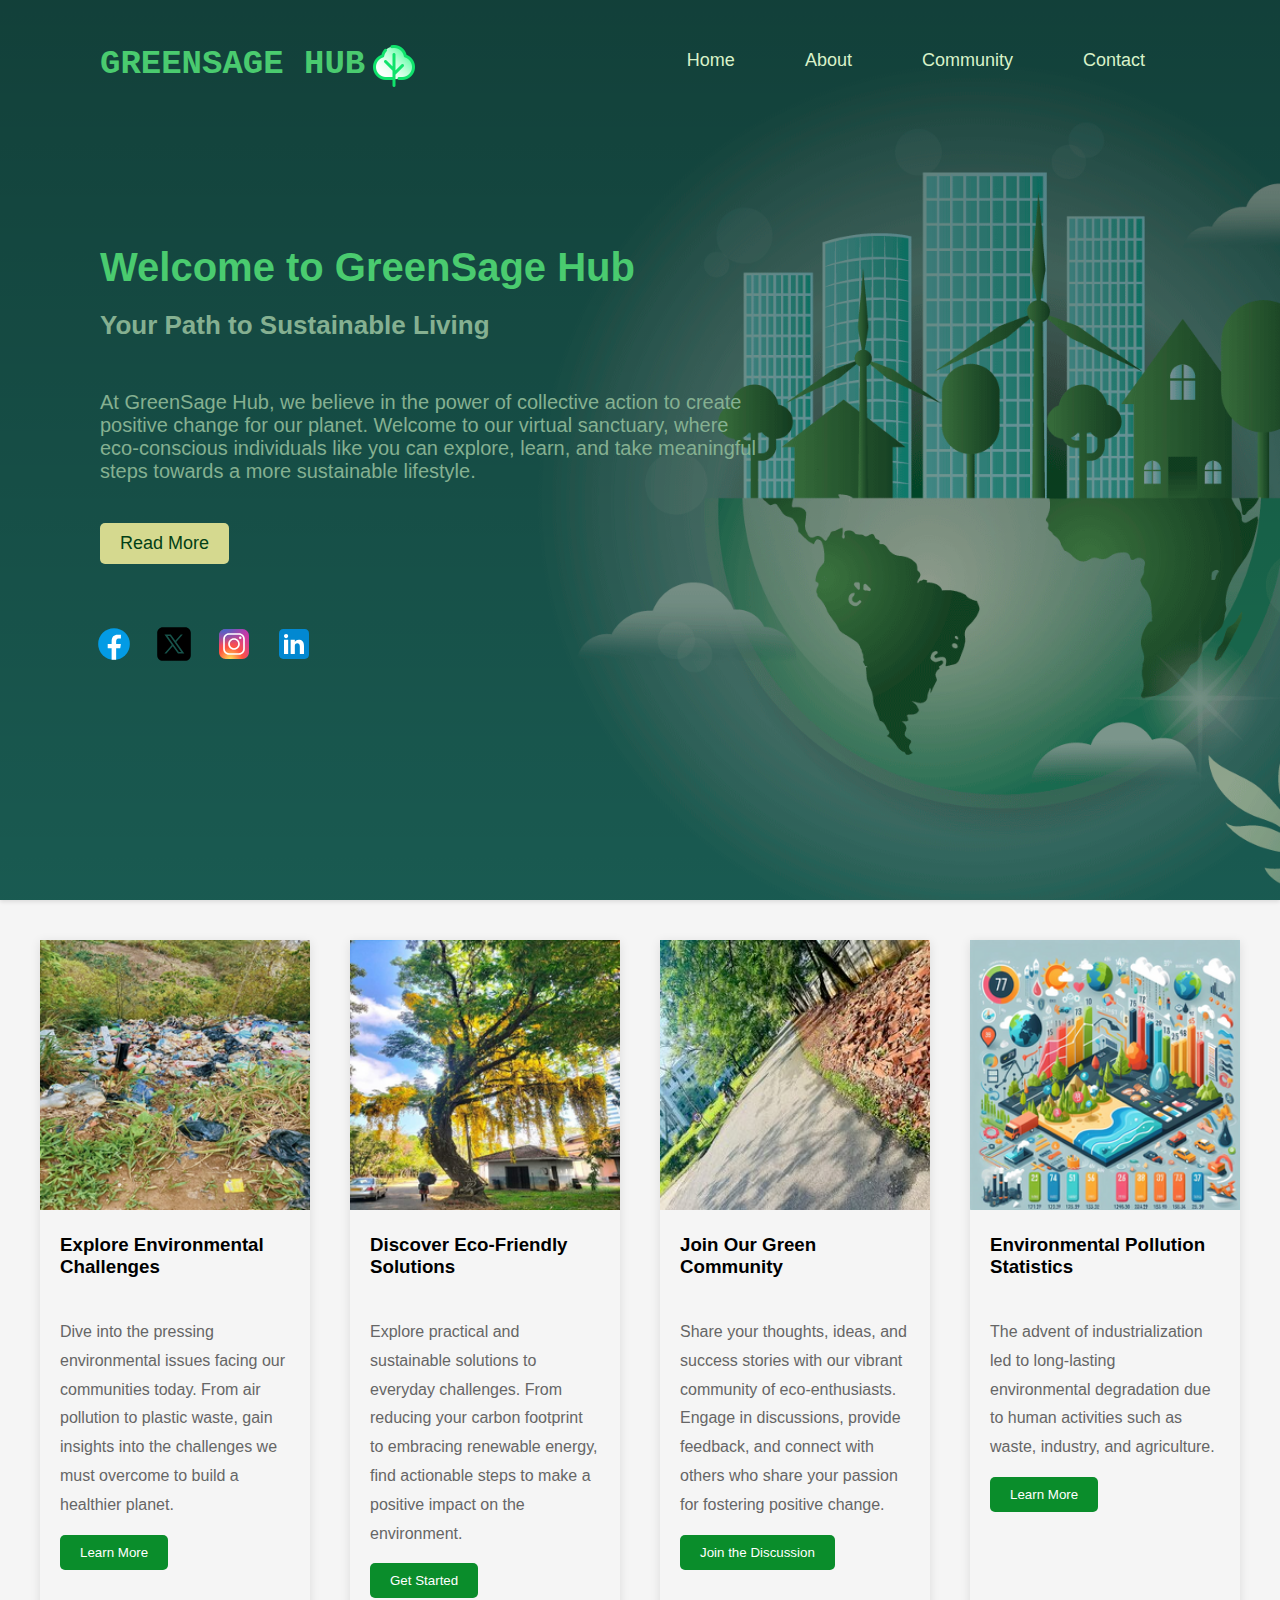
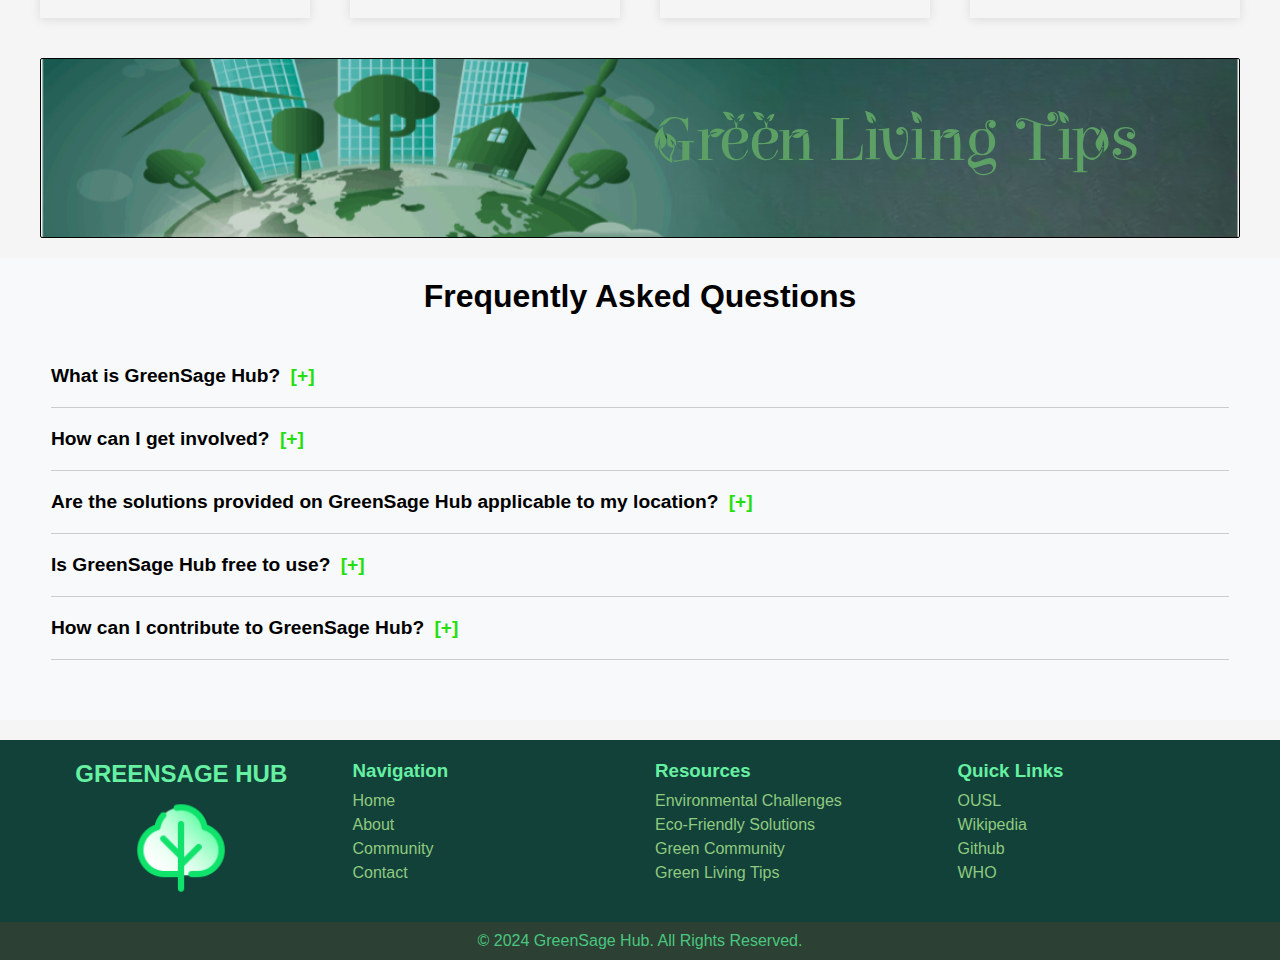
<file: index.html>
<!DOCTYPE html>
<html lang="en">
<head>
    <meta charset="UTF-8">
    <meta name="viewport" content="width=device-width, initial-scale=1.0">
    <link rel="stylesheet" href="./assets/css/main.css">
    <link rel="stylesheet" href="./assets/css/home.css">
    <title>GreenSage Hub</title>
</head>
<body>
    <header>
        <div class="nav">
            <div class="logo">
                <h1>GreenSage Hub</h1>
                <div class="logoimg">
                    <img src="./assets/images/logo.png" alt="logo">
                </div>
            </div>
            <nav>
                <ul>
                    <li><a href="index.html">Home</a></li>
                    <li><a href="about.html">About</a></li>
                    <li><a href="community.html">Community</a></li>
                    <li><a href="contact.html">Contact</a></li>
                </ul>
            </nav>
        </div>
        
        <div class="hero">
            <h1>Welcome to GreenSage Hub</h1>
            <h2>Your Path to Sustainable Living</h2>
            <p>At GreenSage Hub, we believe in the power of collective action to create positive change for our planet. Welcome to our virtual sanctuary, where eco-conscious individuals like you can explore, learn, and take meaningful steps towards a more sustainable lifestyle.</p>
            <button id="readMore">Read More</button>
        </div>
        <div class="social">
            <ul>
                <li><a href="#"><img src="./assets/images/icons/icons8-facebook.svg" alt="facebook"></a></li>
                <li><a href="#"><img src="./assets/images/icons/icons8-twitterx.svg" alt="twitter"></a></li>
                <li><a href="#"><img src="./assets/images/icons/icons8-instagram.svg" alt="instagram"></a></li>
                <li><a href="#"><img src="./assets/images/icons/icons8-linkedin.svg" alt="linkedin"></a></li>
            </ul>
        </div>

    </header>
    <section id="info">
        <div class="container">
            <div class="card">
                <div class="cardimg">
                    <img src="./assets/images/challenges.png" alt="card">
                </div>
                <div class="cardcontent">
                    <h3>Explore Environmental Challenges</h3>
                    <p>Dive into the pressing environmental issues facing our communities today. From air pollution to plastic waste, gain insights into the challenges we must overcome to build a healthier planet.</p>
                    <button onclick="location.href='./challenges.html'">Learn More</button>
                </div>
            </div>
            <div class="card">
                <div class="cardimg">
                    <img src="./assets/images/Eco-Friendly Solutions.png" alt="card">
                </div>
                <div class="cardcontent">
                    <h3>Discover Eco-Friendly Solutions</h3>
                    <p>Explore practical and sustainable solutions to everyday challenges. From reducing your carbon footprint to embracing renewable energy, find actionable steps to make a positive impact on the environment.</p>
                    <button onclick="location.href='./solutions.html'">Get Started</button>
                </div>
            </div>
            <div class="card">
                <div class="cardimg">
                    <img src="./assets/images/community.png" alt="card">
                </div>
                <div class="cardcontent">
                    <h3>Join Our Green Community</h3>
                    <p>Share your thoughts, ideas, and success stories with our vibrant community of eco-enthusiasts. Engage in discussions, provide feedback, and connect with others who share your passion for fostering positive change.</p>
                    <button onclick="location.href='./community.html'">Join the Discussion</button>
                </div>
            </div>
            <div class="card">
                <div class="cardimg">
                    <img src="./assets/images/statistics.png" alt="card">
                </div>
                <div class="cardcontent">
                    <h3>Environmental Pollution Statistics</h3>
                    <p>The advent of industrialization led to long-lasting environmental degradation due to human activities such as waste, industry, and agriculture.</p>
                    <button onclick="window.open('https://www.statista.com/topics/4739/environmental-pollution/#editorsPicks', '_blank')">Learn More</button>
                </div>
            </div>
        </div>
    </section>
    <section>
        <div onclick="window.open('https://www.greenlivingtips.com', '_blank')" class="tips">
            <h2>Green Living Tips</h2>
        </div>
    </section>

    
    <!-- FAQ section -->

    <section class="faq">
        <div class="faqcontainer">
            <h2>Frequently Asked Questions</h2>
            <div class="faq-item">
                <h3>What is GreenSage Hub? <span class="icon">[+]</span></h3>
                <p>GreenSage Hub is an interactive platform dedicated to educating users on eco-friendly practices and promoting sustainable living. We offer a range of resources, from educational content to practical tips, to help individuals reduce their environmental footprint and contribute to a healthier planet.</p>
            </div>
            <div class="faq-item">
                <h3>How can I get involved? <span class="icon">[+]</span></h3>
                <p>There are several ways to get involved with GreenSage Hub. You can explore our resources, participate in community events, share your feedback and ideas, and connect with like-minded individuals in our online community. Together, we can make a positive impact on the environment.</p>
            </div>
            <div class="faq-item">
                <h3>Are the solutions provided on GreenSage Hub applicable to my location? <span class="icon">[+]</span></h3>
                <p>While some solutions may be more applicable to certain regions than others, many of the practices promoted on GreenSage Hub are universally beneficial for reducing environmental impact. We strive to provide a diverse range of solutions that can be adapted to different locations and lifestyles.</p>
            </div>
            <div class="faq-item">
                <h3>Is GreenSage Hub free to use? <span class="icon">[+]</span></h3>
                <p>GreenSage Hub is free for all users. We believe sustainable living should be accessible to everyone, so all our resources and features are available at no cost.</p>
            </div>
            <div class="faq-item">
                <h3>How can I contribute to GreenSage Hub? <span class="icon">[+]</span></h3>
                <p>We are delighted to receive contributions from our community members! Whether you have ideas for new content, want to share your eco-friendly tips, or are interested in volunteering for events, there are many ways to contribute. To learn more, please get in touch with us through our feedback/community section. We look forward to hearing from you!</p>
            </div>
        </div>
    </section>






    <footer>
        <div class="footer">
            <div class="footerlogo">
                <h2>GREENSAGE HUB</h2>
                <div class="logoimg">
                    <img src="./assets/images/logo.png" alt="logo">
                </div>
            </div>
            <div class="footercontent">
                <h3>Navigation</h3>
                <ul>
                    <li><a href="index.html">Home</a></li>
                    <li><a href="about.html">About</a></li>
                    <li><a href="community.html">Community</a></li>
                    <li><a href="contact.html">Contact</a></li>
                </ul>
            </div>
            <div class="footercontent">
                <h3>Resources</h3>
                <ul>
                    <li><a href="challenges.html">Environmental Challenges</a></li>
                    <li><a href="solutions.html">Eco-Friendly Solutions</a></li>
                    <li><a href="community.html">Green Community</a></li>
                    <li><a href="https://www.greenlivingtips.com/">Green Living Tips</a></li>
                </ul>
            </div>
            <div class="footercontent">
                <h3>Quick Links</h3>
                <ul>
                    <li><a href="https://ou.ac.lk" target="_blank">OUSL</a></li>
                    <li><a href="https://www.wikipedia.org" target="_blank">Wikipedia</a></li>
                    <li><a href="https://github.com/" target="_blank">Github</a></li>
                    <li><a href="https://www.who.int" target="_blank">WHO</a></li>
                </ul>
            </div>
        </div>
        <div class="copyright">
            <p>&copy; 2024 GreenSage Hub. All Rights Reserved.</p>
        </div>
    </footer>

    <script src="./assets/js/home.js"></script>
</body>
</html>
</file>
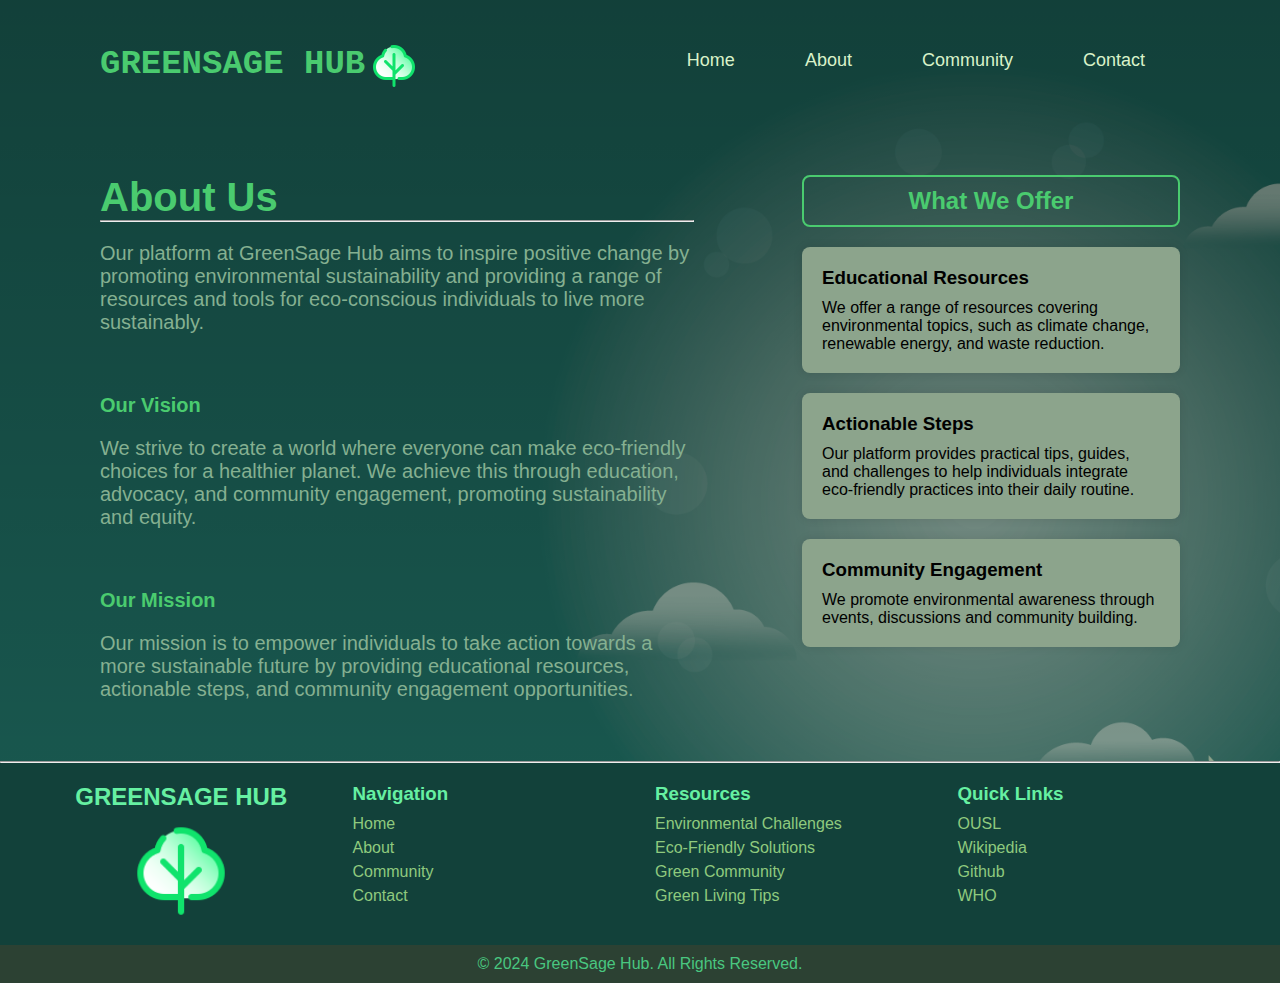
<file: about.html>
<!DOCTYPE html>
<html lang="en">
<head>
    <meta charset="UTF-8">
    <meta name="viewport" content="width=device-width, initial-scale=1.0">
    <title>About Us</title>
    <link rel="stylesheet" href="./assets/css/main.css">
    <link rel="stylesheet" href="./assets/css/about.css">
</head>
<body>
    <div class="nav">
        <div class="logo">
            <h1>GreenSage Hub</h1>
            <div class="logoimg">
                <img src="./assets/images/logo.png" alt="logo">
            </div>
        </div>
        <nav>
            <ul>
                <li><a href="index.html">Home</a></li>
                <li><a href="about.html">About</a></li>
                <li><a href="community.html">Community</a></li>
                <li><a href="contact.html">Contact</a></li>
            </ul>
        </nav>
    </div>
    <div class="container">
        <div class="left">
            <h1>About Us</h1>
            <hr>
            
            <p> Our platform at GreenSage Hub aims to inspire positive change by promoting environmental sustainability and providing a range of resources and tools for eco-conscious individuals to live more sustainably.
            </p>
            <div class="Vision">
                <h2>Our Vision</h2>
                <p>We strive to create a world where everyone can make eco-friendly choices for a healthier planet. We achieve this through education, advocacy, and community engagement, promoting sustainability and equity.</p>
            </div>
            <div class="Mission">
                <h2>Our Mission</h2>
                <p>Our mission is to empower individuals to take action towards a more sustainable future by providing educational resources, actionable steps, and community engagement opportunities.</p>
            </div>

            

        </div>
        <div class="right">
            <div class="wrapper">
                <h2> What We Offer </h2>
                <div class="card">
                    <h3>Educational Resources</h3>
                    <p>We offer a range of resources covering environmental topics, such as climate change, renewable energy, and waste reduction.</p>
                </div>
                <div class="card">
                    <h3>Actionable Steps</h3>
                    <p>Our platform provides practical tips, guides, and challenges to help individuals integrate eco-friendly practices into their daily routine.</p>
                </div>
                <div class="card">
                    <h3>Community Engagement</h3>
                    <p>We promote environmental awareness through events, discussions and community building.</p>
                </div>
                
            </div>
            
        </div>
    </div>
    <hr>
    <footer>
        <div class="footer">
            <div class="footerlogo">
                <h2>GREENSAGE HUB</h2>
                <div class="logoimg">
                    <img src="./assets/images/logo.png" alt="logo">
                </div>
            </div>
            <div class="footercontent">
                <h3>Navigation</h3>
                <ul>
                    <li><a href="index.html">Home</a></li>
                    <li><a href="about.html">About</a></li>
                    <li><a href="community.html">Community</a></li>
                    <li><a href="contact.html">Contact</a></li>
                </ul>
            </div>
            <div class="footercontent">
                <h3>Resources</h3>
                <ul>
                    <li><a href="challenges.html">Environmental Challenges</a></li>
                    <li><a href="solutions.html">Eco-Friendly Solutions</a></li>
                    <li><a href="community.html">Green Community</a></li>
                    <li><a href="https://www.greenlivingtips.com/">Green Living Tips</a></li>
                </ul>
            </div>
            <div class="footercontent">
                <h3>Quick Links</h3>
                <ul>
                    <li><a href="https://ou.ac.lk" target="_blank">OUSL</a></li>
                    <li><a href="https://www.wikipedia.org" target="_blank">Wikipedia</a></li>
                    <li><a href="https://github.com/" target="_blank">Github</a></li>
                    <li><a href="https://www.who.int" target="_blank">WHO</a></li>
                </ul>
            </div>
        </div>
        <div class="copyright">
            <p>&copy; 2024 GreenSage Hub. All Rights Reserved.</p>
        </div>
    </footer>
</body>
</html>
</file>
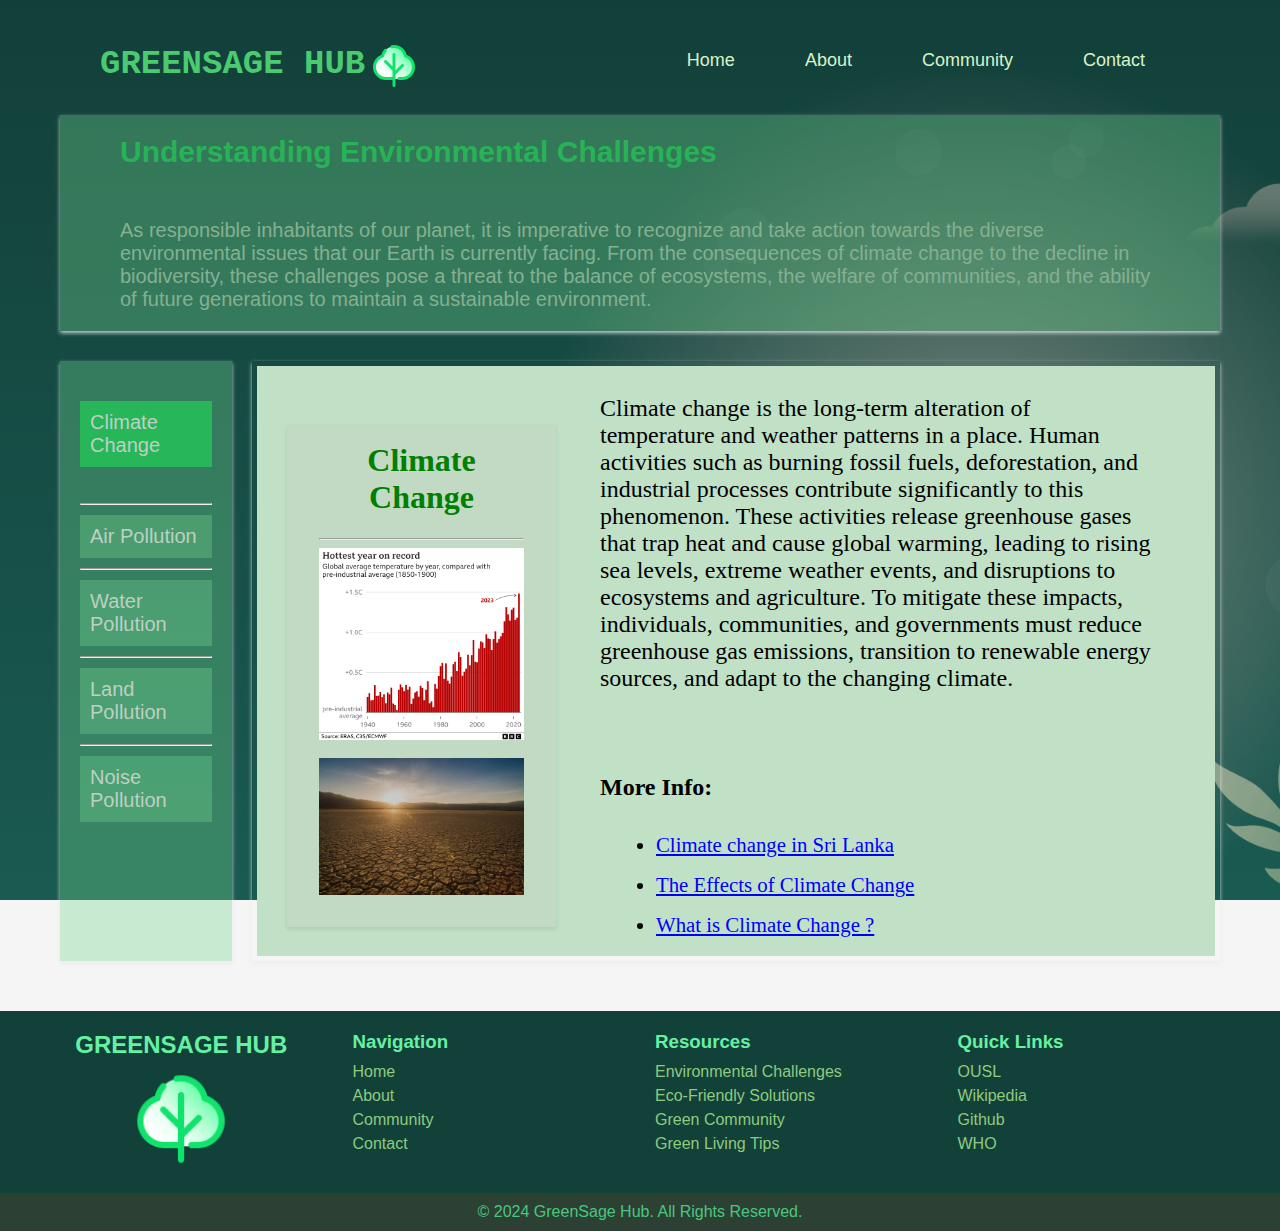
<file: challenges.html>
<!DOCTYPE html>
<html lang="en">
<head>
    <meta charset="UTF-8">
    <meta name="viewport" content="width=device-width, initial-scale=1.0">
    <title>Environmental Challenges</title>
    <link rel="stylesheet" href="./assets/css/main.css">
    <link rel="stylesheet" href="./assets/css/challenges.css">
</head>
<body>
    <div class="nav">
        <div class="logo">
            <h1>GreenSage Hub</h1>
            <div class="logoimg">
                <img src="./assets/images/logo.png" alt="logo">
            </div>
        </div>
        <nav>
            <ul>
                <li><a href="index.html">Home</a></li>
                <li><a href="about.html">About</a></li>
                <li><a href="community.html">Community</a></li>
                <li><a href="contact.html">Contact</a></li>
            </ul>
        </nav>
    </div>
    
    <div class="header">
        <h1>Understanding Environmental Challenges</h1>
        <p>As responsible inhabitants of our planet, it is imperative to recognize and take action towards the diverse environmental issues that our Earth is currently facing. From the consequences of climate change to the decline in biodiversity, these challenges pose a threat to the balance of ecosystems, the welfare of communities, and the ability of future generations to maintain a sustainable environment.</p>
    </div>
    <div class="wrapper">
        <div class="sidebar">
            
            <button class="sidebar_button first" onclick="loadWebPage('./assets/pages/climatechange.html', this)">Climate Change</button>
            <br>
            <hr id="sidebar_hr">
            <button class="sidebar_button" onclick="loadWebPage('./assets/pages/airpollution.html', this)">Air Pollution</button>
            <br>
            <hr id="sidebar_hr">
            <button class="sidebar_button" onclick="loadWebPage('./assets/pages/waterpollution.html', this)">Water Pollution</button>
            <br>
            <hr id="sidebar_hr">
            <button class="sidebar_button" onclick="loadWebPage('./assets/pages/landpollution.html', this)">Land Pollution</button>
            <br>
            <hr id="sidebar_hr">
            <button class="sidebar_button" onclick="loadWebPage('./assets/pages/Noisepollution.html', this)">Noise Pollution</button>
        </div>
        <div class="content">
            <iframe id="webPageFrame" class="web-page"></iframe>
        </div>
    </div>
    <footer>
        <div class="footer">
            <div class="footerlogo">
                <h2>GREENSAGE HUB</h2>
                <div class="logoimg">
                    <img src="./assets/images/logo.png" alt="logo">
                </div>
            </div>
            <div class="footercontent">
                <h3>Navigation</h3>
                <ul>
                    <li><a href="index.html">Home</a></li>
                    <li><a href="about.html">About</a></li>
                    <li><a href="community.html">Community</a></li>
                    <li><a href="contact.html">Contact</a></li>
                </ul>
            </div>
            <div class="footercontent">
                <h3>Resources</h3>
                <ul>
                    <li><a href="challenges.html">Environmental Challenges</a></li>
                    <li><a href="solutions.html">Eco-Friendly Solutions</a></li>
                    <li><a href="community.html">Green Community</a></li>
                    <li><a href="https://www.greenlivingtips.com/">Green Living Tips</a></li>
                </ul>
            </div>
            <div class="footercontent">
                <h3>Quick Links</h3>
                <ul>
                    <li><a href="https://ou.ac.lk" target="_blank">OUSL</a></li>
                    <li><a href="https://www.wikipedia.org" target="_blank">Wikipedia</a></li>
                    <li><a href="https://github.com/" target="_blank">Github</a></li>
                    <li><a href="https://www.who.int" target="_blank">WHO</a></li>
                </ul>
            </div>
        </div>
        <div class="copyright">
            <p>&copy; 2024 GreenSage Hub. All Rights Reserved.</p>
        </div>
    </footer>

    <script>
        function loadWebPage(url, element) {
            document.getElementById('webPageFrame').src = url;
    
            var buttons = document.querySelectorAll('.sidebar button');
            for (var i = 0; i < buttons.length; i++) {
                buttons[i].classList.remove('selected');
            }
    
            element.classList.add('selected');
        }
    
        window.onload = function() {
            var firstButton = document.querySelector('.sidebar button');
            loadWebPage('./assets/pages/climatechange.html', firstButton);
        }
    </script>

</body>
</html>
</file>
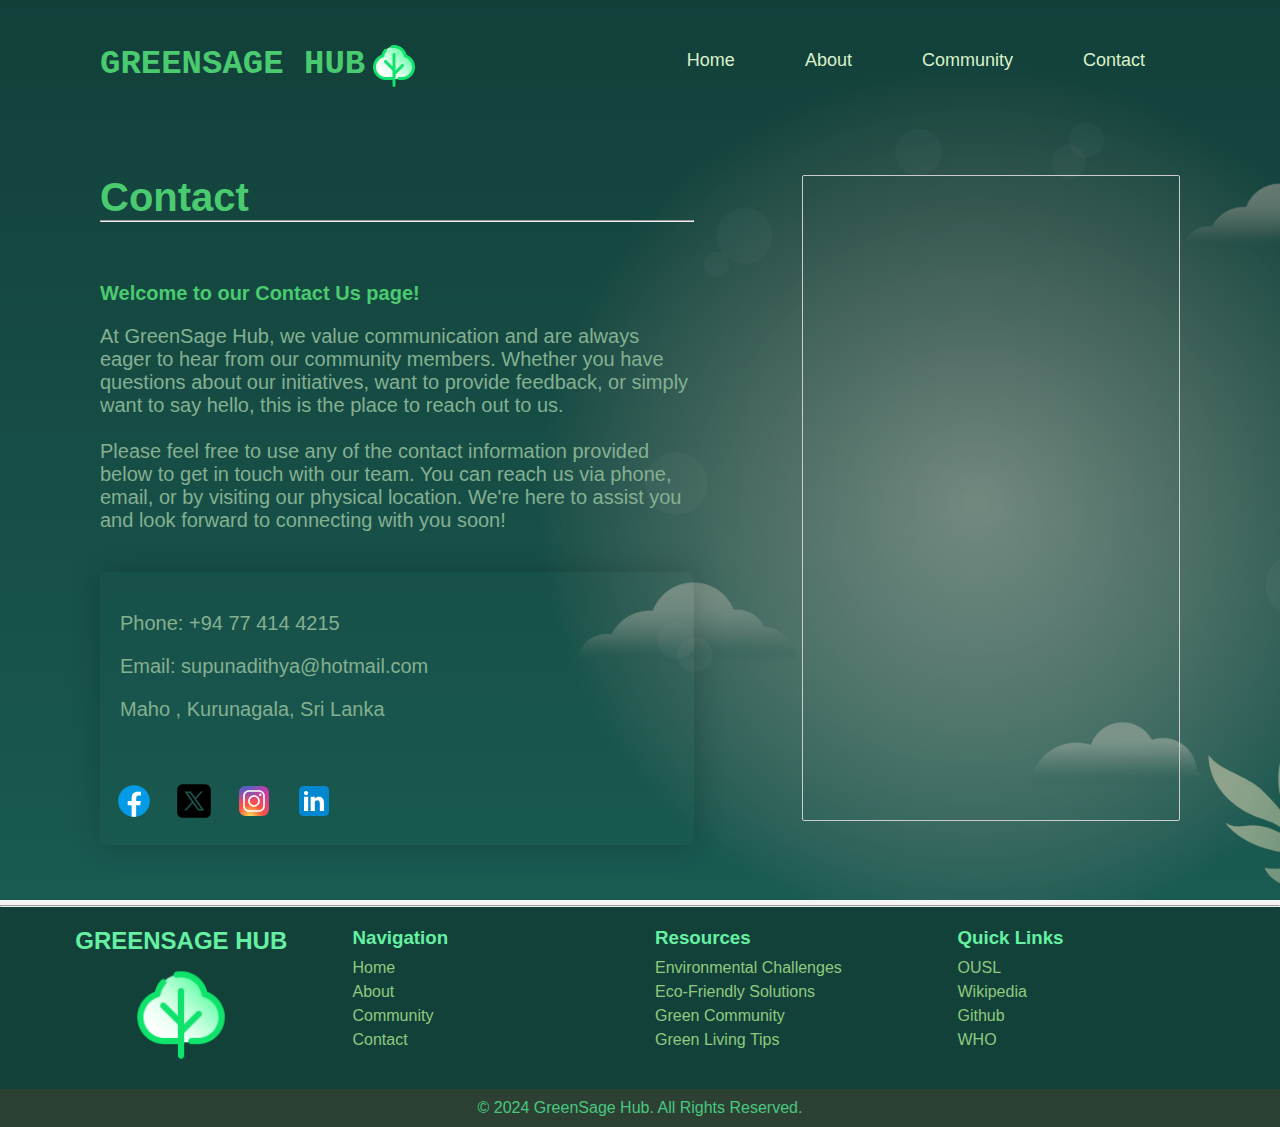
<file: contact.html>
<!DOCTYPE html>
<html lang="en">
<head>
    <meta charset="UTF-8">
    <meta name="viewport" content="width=device-width, initial-scale=1.0">
    <title>Contact Us</title>
    <link rel="stylesheet" href="./assets/css/main.css">
    <link rel="stylesheet" href="./assets/css/contact.css">
</head>
<body>
    <div class="nav">
        <div class="logo">
            <h1>GreenSage Hub</h1>
            <div class="logoimg">
                <img src="./assets/images/logo.png" alt="logo">
            </div>
        </div>
        <nav>
            <ul>
                <li><a href="index.html">Home</a></li>
                <li><a href="about.html">About</a></li>
                <li><a href="community.html">Community</a></li>
                <li><a href="contact.html">Contact</a></li>
            </ul>
        </nav>
    </div>
    <div class="container">
        <div class="left">
            <h1>Contact</h1>
            <hr>
            <h2>Welcome to our Contact Us page!</h2>
            <p> At GreenSage Hub, we value communication and are always eager to hear from our community members. Whether you have questions about our initiatives, want to provide feedback, or simply want to say hello, this is the place to reach out to us.
                <br><br>
                Please feel free to use any of the contact information provided below to get in touch with our team. You can reach us via phone, email, or by visiting our physical location. We're here to assist you and look forward to connecting with you soon!
            </p>
            <div class="contact-info">
                    <p>Phone: +94 77 414 4215</p>
                    <p>Email: supunadithya@hotmail.com</p>
                    <p>Maho , Kurunagala, Sri Lanka</p>
                    <div class="social">
                        <ul>
                            <li><a href="#"><img src="./assets/images/icons/icons8-facebook.svg" alt="facebook"></a></li>
                            <li><a href="#"><img src="./assets/images/icons/icons8-twitterx.svg" alt="twitter"></a></li>
                            <li><a href="#"><img src="./assets/images/icons/icons8-instagram.svg" alt="instagram"></a></li>
                            <li><a href="#"><img src="./assets/images/icons/icons8-linkedin.svg" alt="linkedin"></a></li>
                        </ul>
                    </div>
            </div>

        </div>
        <div class="right">
            <div class="map">
                <div style="width: 100%"><iframe width="100%" height="600" frameborder="0" scrolling="no" marginheight="0" marginwidth="0" src="https://maps.google.com/maps?width=100%25&amp;height=600&amp;hl=en&amp;q=maho%20,kurunagala,sri%20lanka+(GreenSage%20Hub)&amp;t=p&amp;z=14&amp;ie=UTF8&amp;iwloc=B&amp;output=embed"><a href="https://www.gps.ie/">gps tracker sport</a></iframe></div>
            </div>
            
        </div>
    </div>
    <hr id="seperator">
    <footer>
        <div class="footer">
            <div class="footerlogo">
                <h2>GREENSAGE HUB</h2>
                <div class="logoimg">
                    <img src="./assets/images/logo.png" alt="logo">
                </div>
            </div>
            <div class="footercontent">
                <h3>Navigation</h3>
                <ul>
                    <li><a href="index.html">Home</a></li>
                    <li><a href="about.html">About</a></li>
                    <li><a href="community.html">Community</a></li>
                    <li><a href="contact.html">Contact</a></li>
                </ul>
            </div>
            <div class="footercontent">
                <h3>Resources</h3>
                <ul>
                    <li><a href="challenges.html">Environmental Challenges</a></li>
                    <li><a href="solutions.html">Eco-Friendly Solutions</a></li>
                    <li><a href="community.html">Green Community</a></li>
                    <li><a href="https://www.greenlivingtips.com/">Green Living Tips</a></li>
                </ul>
            </div>
            <div class="footercontent">
                <h3>Quick Links</h3>
                <ul>
                    <li><a href="https://ou.ac.lk" target="_blank">OUSL</a></li>
                    <li><a href="https://www.wikipedia.org" target="_blank">Wikipedia</a></li>
                    <li><a href="https://github.com/" target="_blank">Github</a></li>
                    <li><a href="https://www.who.int" target="_blank">WHO</a></li>
                </ul>
            </div>
        </div>
        <div class="copyright">
            <p>&copy; 2024 GreenSage Hub. All Rights Reserved.</p>
        </div>
    </footer>
</body>
</html>
</file>
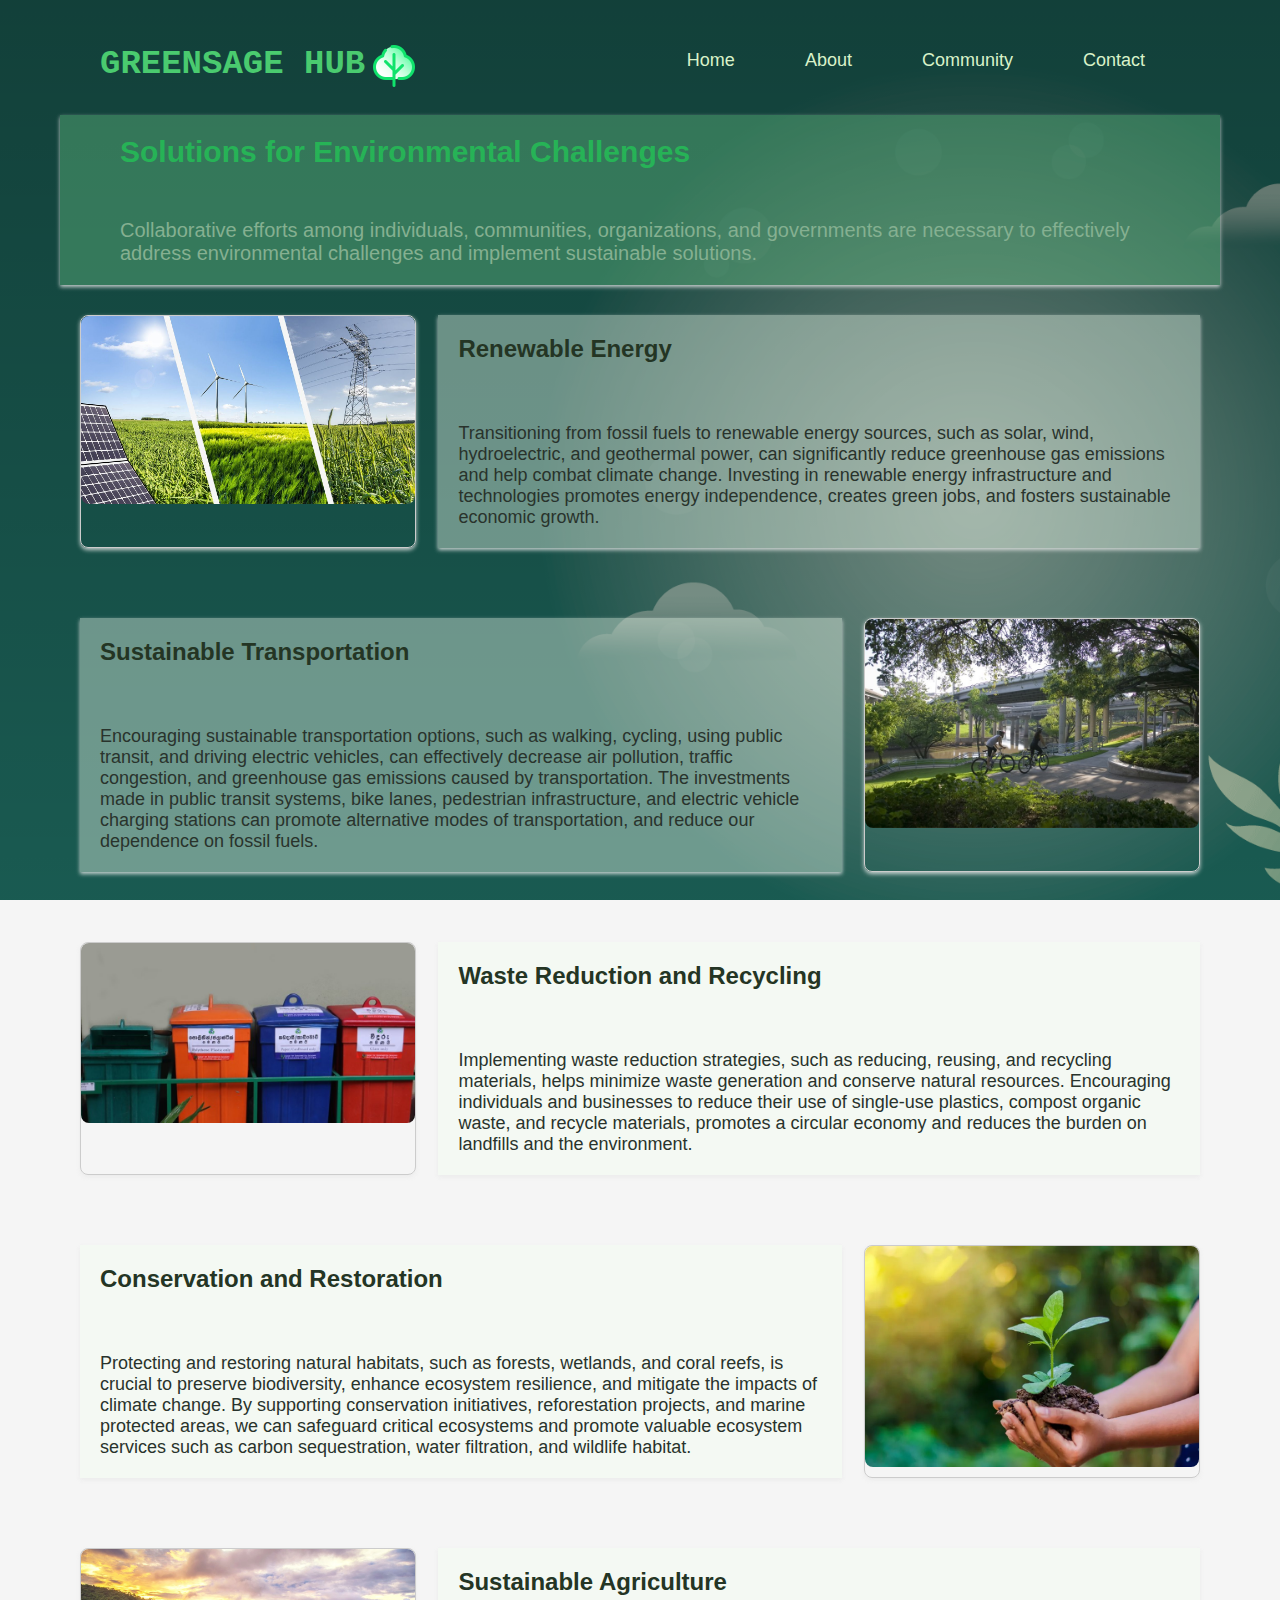
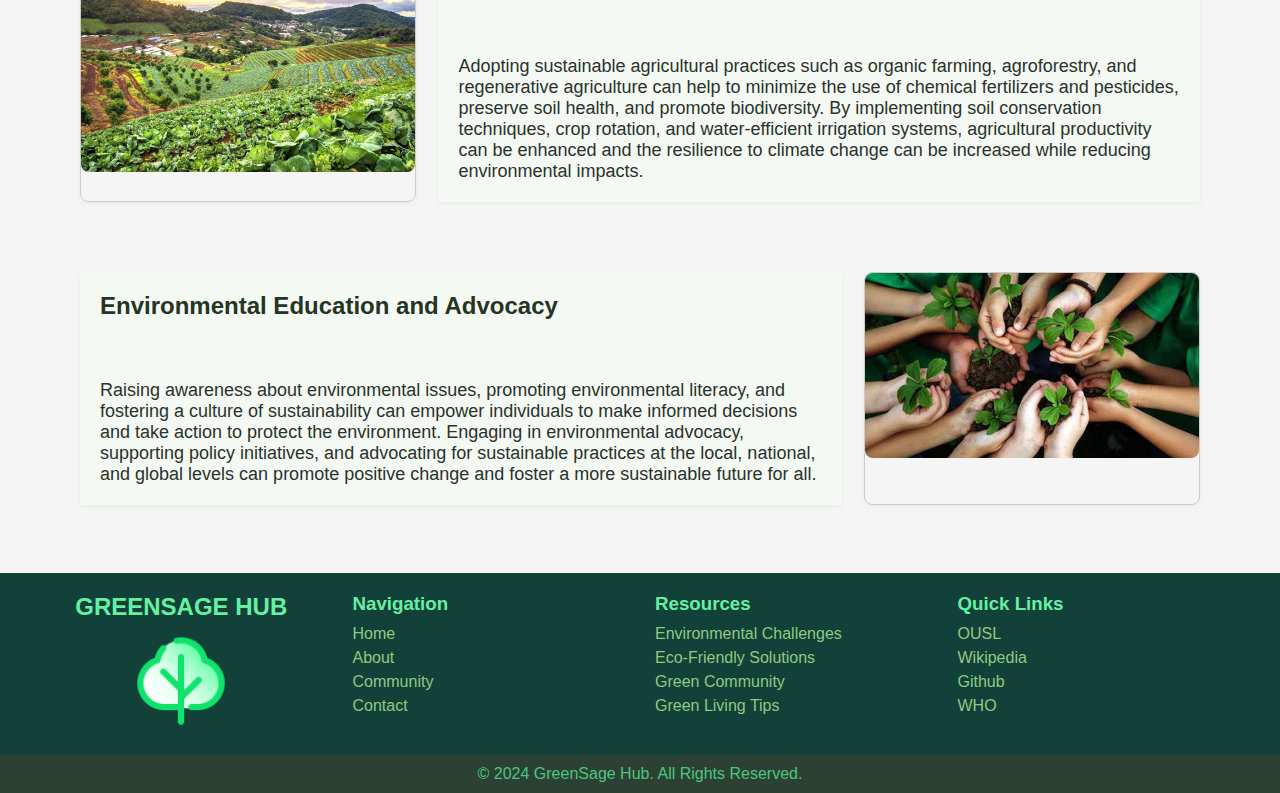
<file: solutions.html>
<!DOCTYPE html>
<html lang="en">
<head>
    <meta charset="UTF-8">
    <meta name="viewport" content="width=device-width, initial-scale=1.0">
    <title>Solutions</title>
    <link rel="stylesheet" href="./assets/css/main.css">
    <link rel="stylesheet" href="./assets/css/solutions.css">
</head>
<body>
    <div class="nav">
        <div class="logo">
            <h1>GreenSage Hub</h1>
            <div class="logoimg">
                <img src="./assets/images/logo.png" alt="logo">
            </div>
        </div>
        <nav>
            <ul>
                <li><a href="index.html">Home</a></li>
                <li><a href="about.html">About</a></li>
                <li><a href="community.html">Community</a></li>
                <li><a href="contact.html">Contact</a></li>
            </ul>
        </nav>
    </div>
    
    <div class="header">
        <h1>Solutions for Environmental Challenges</h1>
        <p>Collaborative efforts among individuals, communities, organizations, and governments are necessary to effectively address environmental challenges and implement sustainable solutions.</p>
    </div>
    <div class="wrapper">
        <div class="image">
            <img src="./assets/images/RenewableEnergy.jpg" alt="solutions">
        </div>
        <div class="content">
            <h2>Renewable Energy</h2>
            <p>Transitioning from fossil fuels to renewable energy sources, such as solar, wind, hydroelectric, and geothermal power, can significantly reduce greenhouse gas emissions and help combat climate change. Investing in renewable energy infrastructure and technologies promotes energy independence, creates green jobs, and fosters sustainable economic growth.</p>
        </div>
    </div>
    <div class="wrapper">
        <div class="content">
            <h2>Sustainable Transportation</h2>
            <p>Encouraging sustainable transportation options, such as walking, cycling, using public transit, and driving electric vehicles, can effectively decrease air pollution, traffic congestion, and greenhouse gas emissions caused by transportation. The investments made in public transit systems, bike lanes, pedestrian infrastructure, and electric vehicle charging stations can promote alternative modes of transportation, and reduce our dependence on fossil fuels.</p>
        </div>
        <div class="image">
            <img src="./assets/images/SustainableTransportation.jpg" alt="solutions">
        </div>
    </div>
    <div class="wrapper">
        <div class="image">
            <img src="./assets/images/WasteReductionandRecycling.jpg" alt="solutions">
        </div>
        <div class="content">
            <h2>Waste Reduction and Recycling</h2>
            <p>Implementing waste reduction strategies, such as reducing, reusing, and recycling materials, helps minimize waste generation and conserve natural resources. Encouraging individuals and businesses to reduce their use of single-use plastics, compost organic waste, and recycle materials, promotes a circular economy and reduces the burden on landfills and the environment.</p>
        </div>
    </div>
    <div class="wrapper">
        <div class="content">
            <h2>Conservation and Restoration</h2>
            <p>Protecting and restoring natural habitats, such as forests, wetlands, and coral reefs, is crucial to preserve biodiversity, enhance ecosystem resilience, and mitigate the impacts of climate change. By supporting conservation initiatives, reforestation projects, and marine protected areas, we can safeguard critical ecosystems and promote valuable ecosystem services such as carbon sequestration, water filtration, and wildlife habitat.</p>
        </div>
        <div class="image">
            <img src="./assets/images/ConservationandRestoration.jpg" alt="solutions">
        </div>
    </div>
    <div class="wrapper">
        <div class="image">
            <img src="./assets/images/SustainableAgriculture.jpg" alt="solutions">
        </div>
        <div class="content">
            <h2>Sustainable Agriculture</h2>
            <p>Adopting sustainable agricultural practices such as organic farming, agroforestry, and regenerative agriculture can help to minimize the use of chemical fertilizers and pesticides, preserve soil health, and promote biodiversity. By implementing soil conservation techniques, crop rotation, and water-efficient irrigation systems, agricultural productivity can be enhanced and the resilience to climate change can be increased while reducing environmental impacts.</p>
        </div>
    </div>
    <div class="wrapper">
        <div class="content">
            <h2>Environmental Education and Advocacy</h2>
            <p>Raising awareness about environmental issues, promoting environmental literacy, and fostering a culture of sustainability can empower individuals to make informed decisions and take action to protect the environment. Engaging in environmental advocacy, supporting policy initiatives, and advocating for sustainable practices at the local, national, and global levels can promote positive change and foster a more sustainable future for all.</p>
        </div>
        <div class="image">
            <img src="./assets/images/EnvironmentalEducationandAdvocacy.jpg" alt="solutions">
        </div>
    </div>
    <br>
    <footer>
        <div class="footer">
            <div class="footerlogo">
                <h2>GREENSAGE HUB</h2>
                <div class="logoimg">
                    <img src="./assets/images/logo.png" alt="logo">
                </div>
            </div>
            <div class="footercontent">
                <h3>Navigation</h3>
                <ul>
                    <li><a href="index.html">Home</a></li>
                    <li><a href="about.html">About</a></li>
                    <li><a href="community.html">Community</a></li>
                    <li><a href="contact.html">Contact</a></li>
                </ul>
            </div>
            <div class="footercontent">
                <h3>Resources</h3>
                <ul>
                    <li><a href="challenges.html">Environmental Challenges</a></li>
                    <li><a href="solutions.html">Eco-Friendly Solutions</a></li>
                    <li><a href="community.html">Green Community</a></li>
                    <li><a href="https://www.greenlivingtips.com/">Green Living Tips</a></li>
                </ul>
            </div>
            <div class="footercontent">
                <h3>Quick Links</h3>
                <ul>
                    <li><a href="https://ou.ac.lk" target="_blank">OUSL</a></li>
                    <li><a href="https://www.wikipedia.org" target="_blank">Wikipedia</a></li>
                    <li><a href="https://github.com/" target="_blank">Github</a></li>
                    <li><a href="https://www.who.int" target="_blank">WHO</a></li>
                </ul>
            </div>
        </div>
        <div class="copyright">
            <p>&copy; 2024 GreenSage Hub. All Rights Reserved.</p>
        </div>
    </footer>
</body>
</html>
</file>
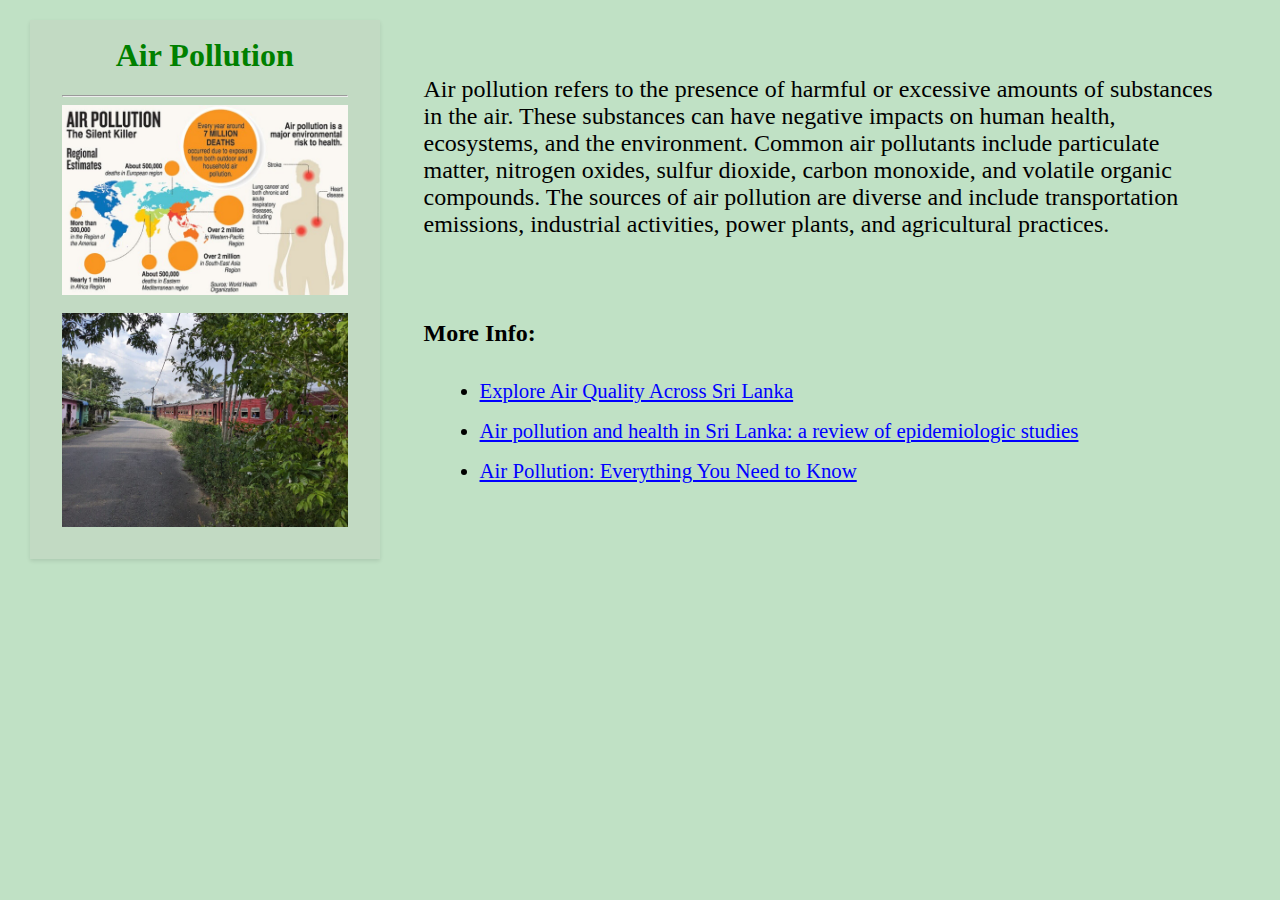
<file: assets/pages/airpollution.html>
<!DOCTYPE html>
<html lang="en">
<head>
    <meta charset="UTF-8">
    <meta name="viewport" content="width=device-width, initial-scale=1.0">
    <title>Air Pollution</title>

    <style>
        body {
            background-color: rgb(192, 225, 197);
            display: flex;
            justify-content: space-between;
            align-items: center;
            max-height: 600px;
            margin: 0;
            padding: 0;
        }

        .left {
            margin-top: 20px;
            height: 100%;
            margin-left: 30px;
            margin-right: -20px;
            background-color: rgba(203, 189, 189, 0.175);
            width: 25%;
            padding: 2rem;
            box-shadow: 0 2px 4px rgba(0, 0, 0,0.1);
        }

        .right {
            width: 75%;
            padding: 2rem;
            
        }

        .left h1 {
            margin-top: -15px;
            color: green;
            text-align: center;
        }

        .left img {
            width: 100%;
            display: block;
            margin: 0 auto;
        }

        .left img:hover{
            transform: scale(1.1);
            transition: 0.5s;
        }
        
        .right p {
            font-size: 1.5rem;
            margin: 2rem;
        }

        .right ul {
            font-size: 1.3rem;
            margin: 2rem;
        }

        .right ul li {
            margin: 1rem;
        }

        .right ul li a {
            color: blue;
        }

        .right ul li a:hover {
            color: red;
        }
    </style>
</head>
<body>
    <div class="left">
        <h1>Air Pollution</h1>
        <hr>
        <img src="../images/airpollution1.jpg" alt="">
        <br>
        <img src="../images/airpollution2.jpg" alt="">
    </div>
    <div class="right">
        <p>
            Air pollution refers to the presence of harmful or excessive amounts of substances in the air. These substances can have negative impacts on human health, ecosystems, and the environment. Common air pollutants include particulate matter, nitrogen oxides, sulfur dioxide, carbon monoxide, and volatile organic compounds. The sources of air pollution are diverse and include transportation emissions, industrial activities, power plants, and agricultural practices.
        </p>
        <br>
        <p>
            <strong>More Info:</strong>
        </p>
        <ul>
            <li><a href="https://airquality.lk/" target="_blank">Explore Air Quality Across Sri Lanka</a></li>
            <li><a href="https://bmcpublichealth.biomedcentral.com/articles/10.1186/1471-2458-10-300" target="_blank">Air pollution and health in Sri Lanka: a review of epidemiologic studies</a></li>
            <li><a href="https://www.nrdc.org/stories/air-pollution-everything-you-need-know" target="_blank">Air Pollution: Everything You Need to Know</a></li>
        </ul>
    </div>
    

</body>
</html>
</file>
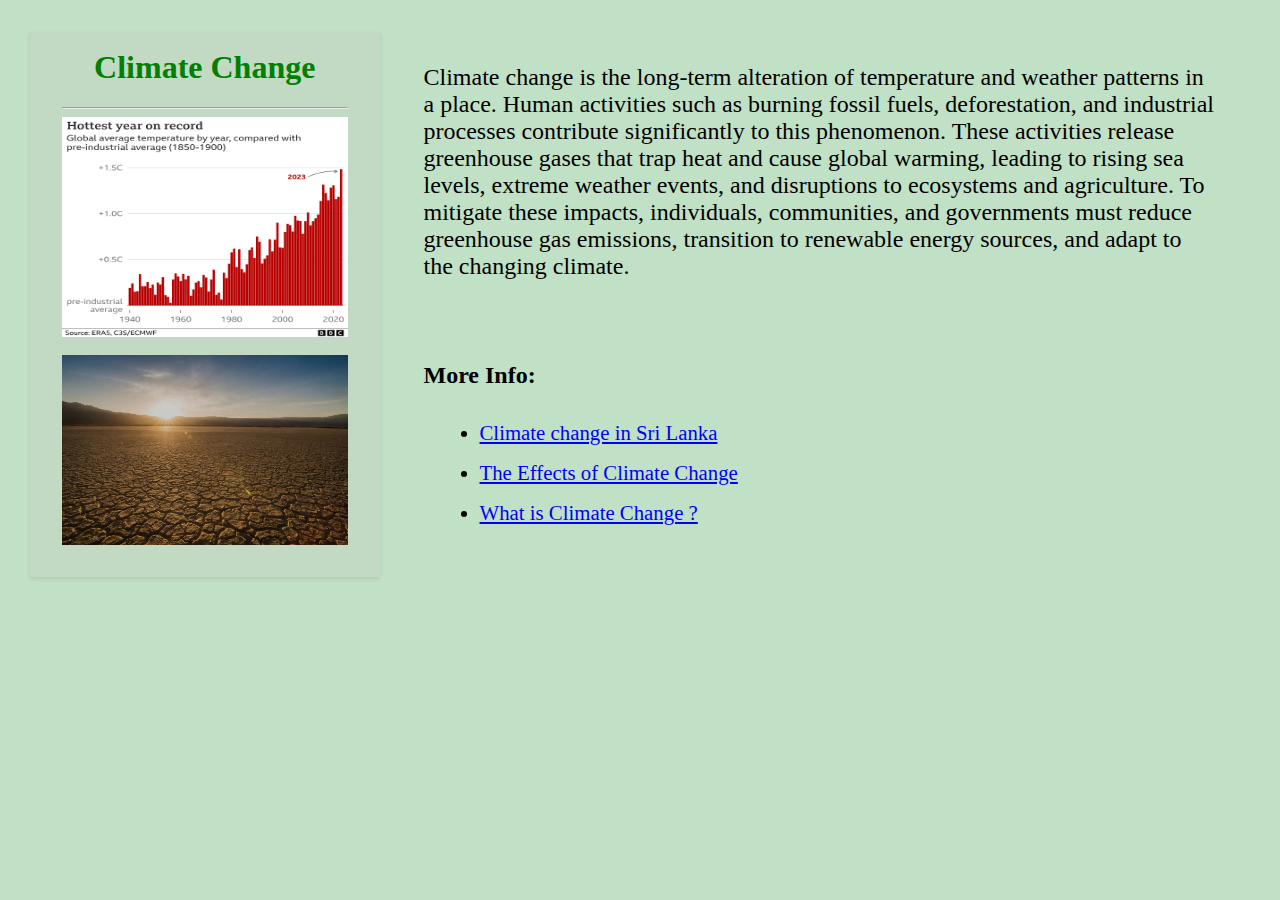
<file: assets/pages/climatechange.html>
<!DOCTYPE html>
<html lang="en">
<head>
    <meta charset="UTF-8">
    <meta name="viewport" content="width=device-width, initial-scale=1.0">
    <title>Climate change</title>

    <style>
        body {
            background-color: rgb(192, 225, 197);
            display: flex;
            justify-content: space-between;
            align-items: center;
            max-height: 600px;
            margin: 0;
            padding: 0;
        }

        .left {
            margin-top: 20px;
            height: 100%;
            margin-left: 30px;
            margin-right: -20px;
            background-color: rgba(203, 189, 189, 0.175);
            width: 25%;
            padding: 2rem;
            box-shadow: 0 2px 4px rgba(0, 0, 0,0.1);
        }

        .right {
            width: 75%;
            padding: 2rem;
            
        }

        .left h1 {
            margin-top: -15px;
            color: green;
            text-align: center;
        }

        .left img {
            width: 100%;
            max-height: 220px;
            display: block;
            margin: 0 auto;
        }

        .left img:hover{
            transform: scale(1.1);
            transition: 0.5s;
        }
        
        .right p {
            font-size: 1.5rem;
            margin: 2rem;
        }

        .right ul {
            font-size: 1.3rem;
            margin: 2rem;
        }

        .right ul li {
            margin: 1rem;
        }

        .right ul li a {
            color: blue;
        }

        .right ul li a:hover {
            color: red;
        }
    </style>
</head>
<body>
    <div class="left">
        <h1>Climate Change </h1>
        <hr>
        <img src="../images/climatechange1.jpg" alt="">
        <br>
        <img src="../images/climatechange2.jpg" alt="">
    </div>
    <div class="right">
        <p>
            Climate change is the long-term alteration of temperature and weather patterns in a place. Human activities such as burning fossil fuels, deforestation, and industrial processes contribute significantly to this phenomenon. These activities release greenhouse gases that trap heat and cause global warming, leading to rising sea levels, extreme weather events, and disruptions to ecosystems and agriculture. To mitigate these impacts, individuals, communities, and governments must reduce greenhouse gas emissions, transition to renewable energy sources, and adapt to the changing climate.
        </p>
        <br>
        <p>
            <strong>More Info:</strong>
        </p>
        <ul>
            <li><a href="https://en.wikipedia.org/wiki/Climate_change_in_Sri_Lanka" target="_blank">Climate change in Sri Lanka
            </a></li>
            <li><a href="https://science.nasa.gov/climate-change/effects/" target="_blank">The Effects of Climate Change</a></li>
            <li><a href="https://climateknowledgeportal.worldbank.org/overview#:~:text=Climate%20change%20is%20the%20significant,change%20from%20natural%20weather%20variability." target="_blank">What is Climate Change ?</a></li>
        </ul>
    </div>
    

</body>
</html>
</file>
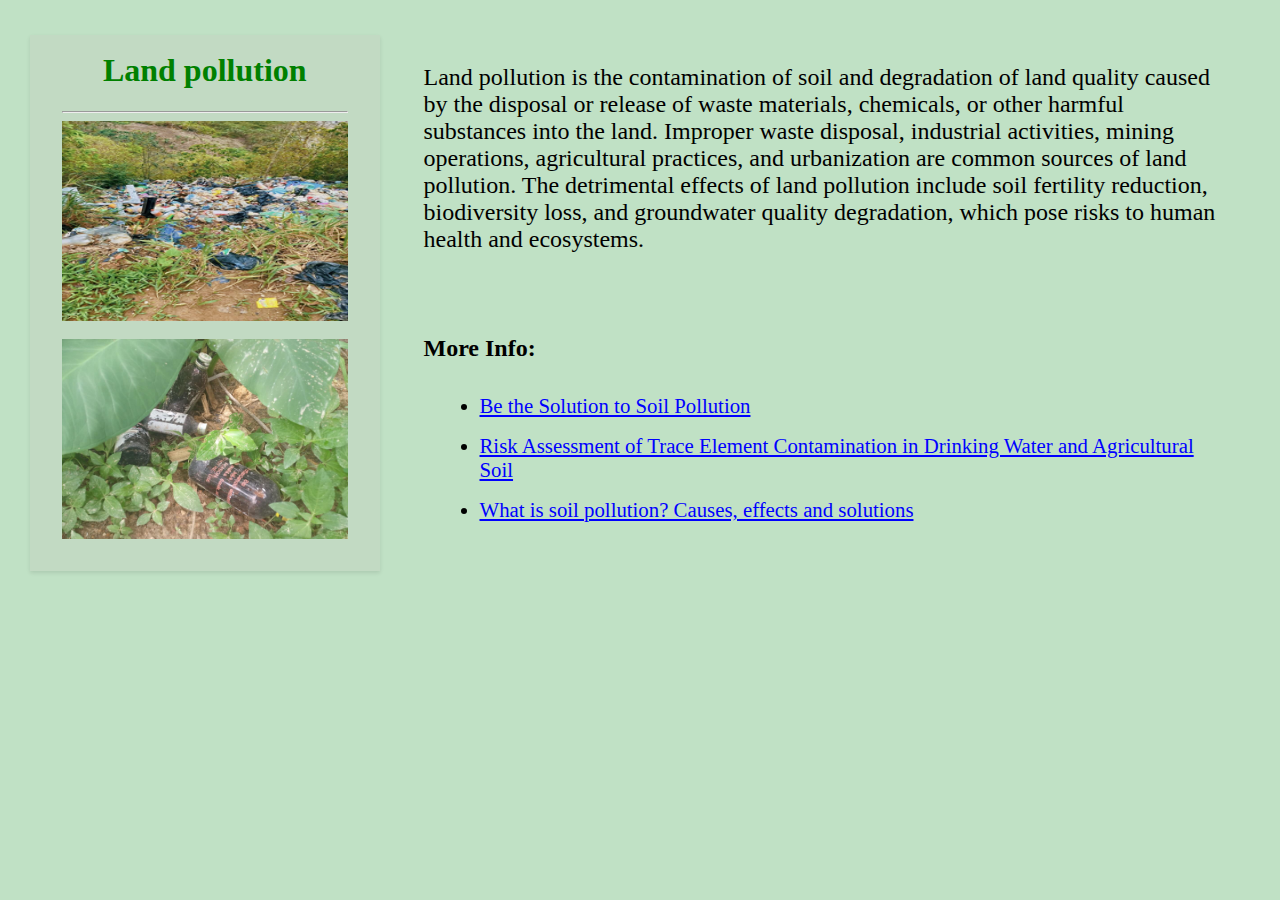
<file: assets/pages/landpollution.html>
<!DOCTYPE html>
<html lang="en">
<head>
    <meta charset="UTF-8">
    <meta name="viewport" content="width=device-width, initial-scale=1.0">
    <title>Land Pollution</title>

    <style>
        body {
            background-color: rgb(192, 225, 197);
            display: flex;
            justify-content: space-between;
            align-items: center;
            max-height: 600px;
            margin: 0;
            padding: 0;
        }

        .left {
            margin-top: 20px;
            height: 100%;
            margin-left: 30px;
            margin-right: -20px;
            background-color: rgba(203, 189, 189, 0.175);
            width: 25%;
            padding: 2rem;
            box-shadow: 0 2px 4px rgba(0, 0, 0,0.1);
        }

        .right {
            width: 75%;
            padding: 2rem;
            
        }

        .left h1 {
            margin-top: -15px;
            color: green;
            text-align: center;
        }

        .left img {
            width: 100%;
            max-height: 200px;
            display: block;
            margin: 0 auto;
        }

        .left img:hover{
            transform: scale(1.1);
            transition: 0.5s;
        }
        
        .right p {
            font-size: 1.5rem;
            margin: 2rem;
        }

        .right ul {
            font-size: 1.3rem;
            margin: 2rem;
        }

        .right ul li {
            margin: 1rem;
        }

        .right ul li a {
            color: blue;
        }

        .right ul li a:hover {
            color: red;
        }
    </style>
</head>
<body>
    <div class="left">
        <h1>Land pollution</h1>
        <hr>
        <img src="../images/challenges.png" alt="">
        <br>
        <img src="../images/Landpollution2.jpg" alt="">
    </div>
    <div class="right">
        <p>
            Land pollution is the contamination of soil and degradation of land quality caused by the disposal or release of waste materials, chemicals, or other harmful substances into the land. Improper waste disposal, industrial activities, mining operations, agricultural practices, and urbanization are common sources of land pollution. The detrimental effects of land pollution include soil fertility reduction, biodiversity loss, and groundwater quality degradation, which pose risks to human health and ecosystems.
        </p>
        <br>
        <p>
            <strong>More Info:</strong>
        </p>
        <ul>
            <li><a href="https://scientist.lk/2018/05/15/be-the-solution-to-soil-pollution/" target="_blank">Be the Solution to Soil Pollution</a></li>
            <li><a href="https://www.hindawi.com/journals/jchem/2021/6627254/" target="_blank">Risk Assessment of Trace Element Contamination in Drinking Water and Agricultural Soil</a></li>
            <li><a href="https://www.iberdrola.com/sustainability/soil-pollution-causes-effects-solutions" target="_blank">What is soil pollution? Causes, effects and solutions</a></li>
        </ul>
    </div>
    

</body>
</html>
</file>
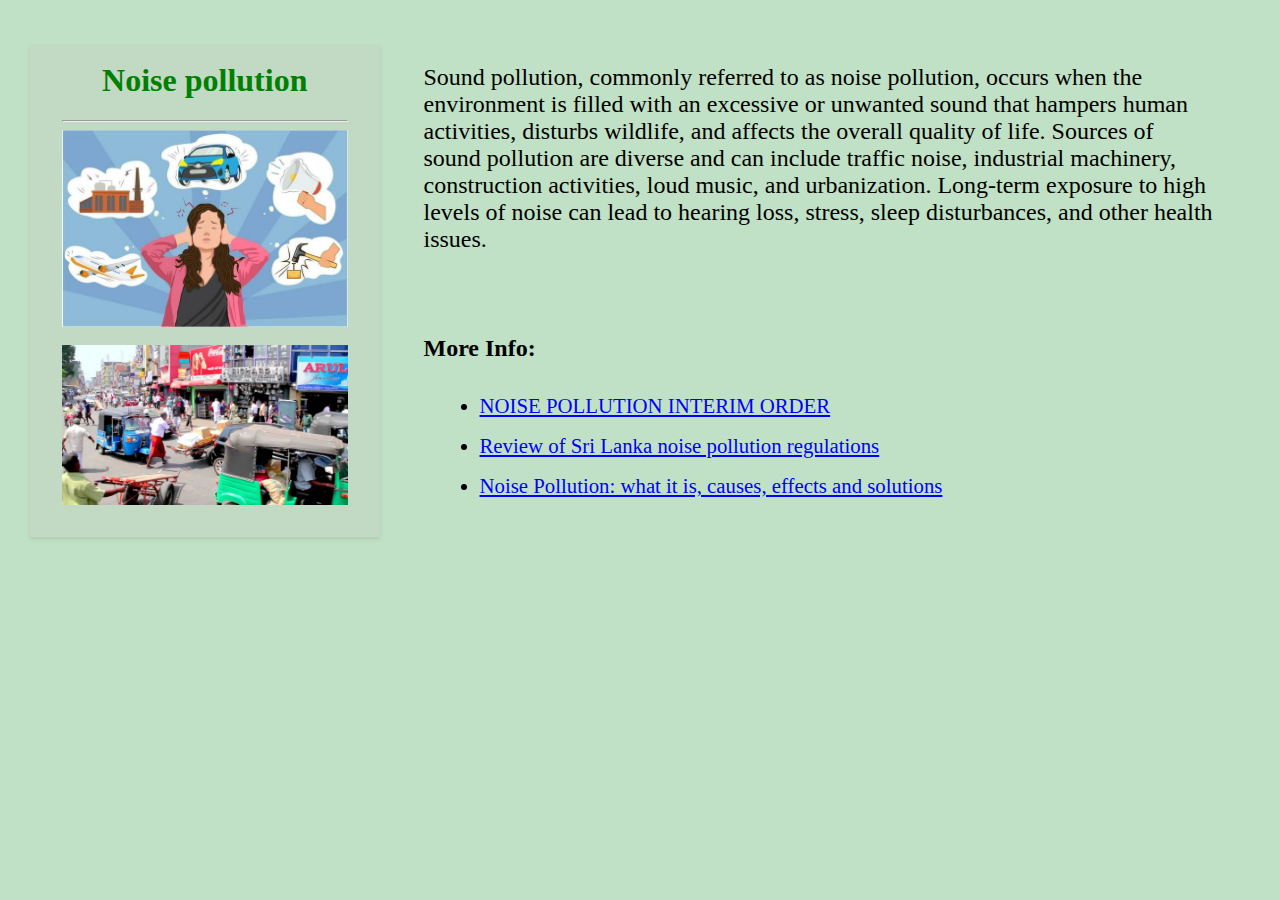
<file: assets/pages/Noisepollution.html>
<!DOCTYPE html>
<html lang="en">
<head>
    <meta charset="UTF-8">
    <meta name="viewport" content="width=device-width, initial-scale=1.0">
    <title>Noise Pollution</title>

    <style>
        body {
            background-color: rgb(192, 225, 197);
            display: flex;
            justify-content: space-between;
            align-items: center;
            max-height: 600px;
            margin: 0;
            padding: 0;
        }

        .left {
            margin-top: 20px;
            height: 100%;
            margin-left: 30px;
            margin-right: -20px;
            background-color: rgba(203, 189, 189, 0.175);
            width: 25%;
            padding: 2rem;
            box-shadow: 0 2px 4px rgba(0, 0, 0,0.1);
        }

        .right {
            width: 75%;
            padding: 2rem;
            
        }

        .left h1 {
            margin-top: -15px;
            color: green;
            text-align: center;
        }

        .left img {
            width: 100%;
            display: block;
            margin: 0 auto;
        }

        .left img:hover{
            transform: scale(1.1);
            transition: 0.5s;
        }
        
        .right p {
            font-size: 1.5rem;
            margin: 2rem;
        }

        .right ul {
            font-size: 1.3rem;
            margin: 2rem;
        }

        .right ul li {
            margin: 1rem;
        }

        .right ul li a {
            color: blue;
        }

        .right ul li a:hover {
            color: red;
        }
    </style>
</head>
<body>
    <div class="left">
        <h1>Noise pollution</h1>
        <hr>
        <img src="../images/Noisepollution1.jpg" alt="">
        <br>
        <img src="../images/Noisepollution2.jpg" alt="">
    </div>
    <div class="right">
        <p>
            Sound pollution, commonly referred to as noise pollution, occurs when the environment is filled with an excessive or unwanted sound that hampers human activities, disturbs wildlife, and affects the overall quality of life. Sources of sound pollution are diverse and can include traffic noise, industrial machinery, construction activities, loud music, and urbanization. Long-term exposure to high levels of noise can lead to hearing loss, stress, sleep disturbances, and other health issues.
        </p>
        <br>
        <p>
            <strong>More Info:</strong>
        </p>
        <ul>
            <li><a href="https://efl.lk/portfolio/noise-pollution-interim-order/" target="_blank">NOISE POLLUTION INTERIM ORDER</a></li>
            <li><a href="https://economynext.com/review-of-sri-lanka-noise-pollution-regulations-given-to-justice-minister-156308/" target="_blank">Review of Sri Lanka noise pollution regulations</a></li>
            <li><a href="https://www.iberdrola.com/sustainability/what-is-noise-pollution-causes-effects-solutions" target="_blank">Noise Pollution: what it is, causes, effects and solutions</a></li>
        </ul>
    </div>
    

</body>
</html>
</file>
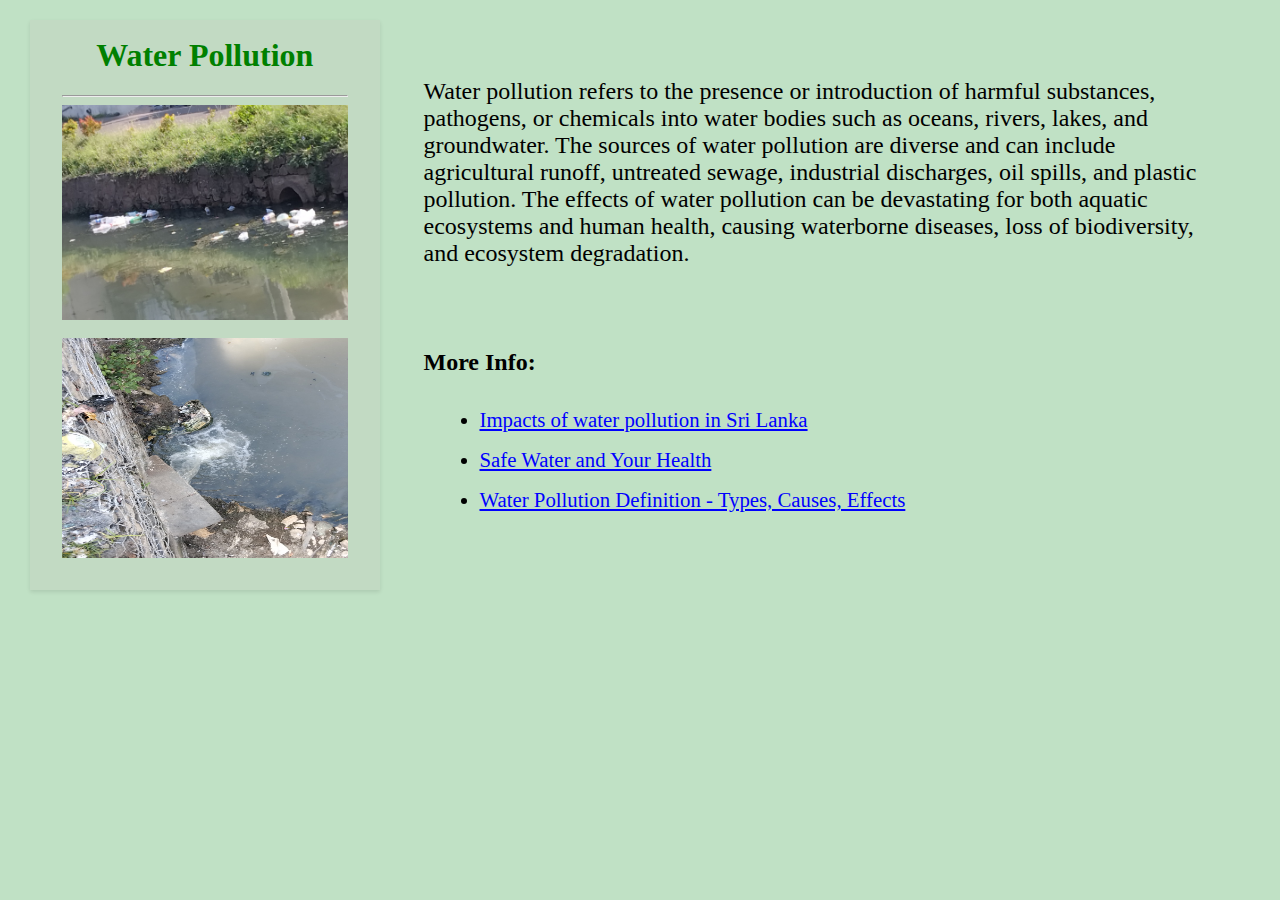
<file: assets/pages/waterpollution.html>
<!DOCTYPE html>
<html lang="en">
<head>
    <meta charset="UTF-8">
    <meta name="viewport" content="width=device-width, initial-scale=1.0">
    <title>Water Pollution</title>

    <style>
        body {
            background-color: rgb(192, 225, 197);
            display: flex;
            justify-content: space-between;
            align-items: center;
            max-height: 600px;
            margin: 0;
            padding: 0;
        }

        .left {
            margin-top: 20px;
            height: 100%;
            margin-left: 30px;
            margin-right: -20px;
            background-color: rgba(203, 189, 189, 0.175);
            width: 25%;
            padding: 2rem;
            box-shadow: 0 2px 4px rgba(0, 0, 0,0.1);
        }

        .right {
            width: 75%;
            padding: 2rem;
            
        }

        .left h1 {
            margin-top: -15px;
            color: green;
            text-align: center;
        }

        .left img {
            width: 100%;
            max-height: 220px;
            display: block;
            margin: 0 auto;
        }

        .left img:hover{
            transform: scale(1.1);
            transition: 0.5s;
        }
        
        .right p {
            font-size: 1.5rem;
            margin: 2rem;
        }

        .right ul {
            font-size: 1.3rem;
            margin: 2rem;
        }

        .right ul li {
            margin: 1rem;
        }

        .right ul li a {
            color: blue;
        }

        .right ul li a:hover {
            color: red;
        }
    </style>
</head>
<body>
    <div class="left">
        <h1>Water Pollution</h1>
        <hr>
        <img src="../images/waterpollution1.jpg" alt="">
        <br>
        <img src="../images/waterpollution2.jpg" alt="">
    </div>
    <div class="right">
        <p>
            Water pollution refers to the presence or introduction of harmful substances, pathogens, or chemicals into water bodies such as oceans, rivers, lakes, and groundwater. The sources of water pollution are diverse and can include agricultural runoff, untreated sewage, industrial discharges, oil spills, and plastic pollution. The effects of water pollution can be devastating for both aquatic ecosystems and human health, causing waterborne diseases, loss of biodiversity, and ecosystem degradation.
        </p>
        <br>
        <p>
            <strong>More Info:</strong>
        </p>
        <ul>
            <li><a href="https://www.jrte.org/wp-content/uploads/2022/01/Impacts-of-water-pollution-in-Sri-Lanka.pdf" target="_blank">Impacts of water pollution in Sri Lanka</a></li>
            <li><a href="https://www.niehs.nih.gov/health/topics/agents/water-poll" target="_blank">Safe Water and Your Health</a></li>
            <li><a href="https://www.nrdc.org/stories/water-pollution-everything-you-need-know" target="_blank">Water Pollution Definition - Types, Causes, Effects</a></li>
        </ul>
    </div>
    

</body>
</html>
</file>
<file: assets/css/main.css>
*{
    margin: 0;
    padding: 0;
    box-sizing: border-box;
}

a{
    text-decoration: none;
    color: none;
}

body{
    font-family: 'Poppins', sans-serif;
    background-color: #f5f5f5;
    
}


/* Navigation */

.nav{
    display: flex;
    justify-content: space-between;
    width: 100%;
    cursor: pointer;
}


.logo{
    margin-top: 25px;
    color: #4acb6f;
    font-size: 17px;
    font-family: Courier, monospace;
    font-weight: 700;
    text-transform: uppercase;
    display: flex;
}

.logo img{
    width: 48px;
    margin-left: 5px;
    margin-top: -3px;
    margin-right: 10px;
}

nav{
    margin-top: 30px;
    font-size: large;
    display: flex;
    justify-content: space-between;
    

}

nav a{
    color: #d9f2c9;
    text-decoration: none;
    font-size: 18px;
    margin: 0 10px;
    padding: 10px 15px;
    border-radius: 5px;
    transition: 0.5s;
}

nav ul{
    display: flex;
    list-style: none;
}

nav ul li{
    margin: 0 10px;
}

nav a:hover{
    background-color: #4acb6f;
    color: white;
}

.mobilenav{
    display: none;
}




/* Footer */

footer {
    background-color: #12413a;
    padding: 20px 0;
}

.footer {
    display: flex;
    justify-content: space-between;
    padding: 0 20px;
}

.footerlogo {
    margin-left: 10px;
    margin-right: 20px;
    flex: 1;
    display: flex;
    flex-direction: column;
    align-items: center;
}

.footerlogo h2 {
    margin-bottom: 10px;
    color: #66f0a2;
}

.footerlogo .logoimg img {
    width: 100px;
    height: auto;
}

.footercontent {
    flex: 1;
}

.footercontent h3 {
    margin-bottom: 10px;
    color: #66f0a2;
    cursor: pointer;
}

.footercontent ul {
    margin-top: 10px;
    list-style: none;
    padding: 0;
}

.footercontent ul li {
    margin-bottom: 6px;
}

.footercontent ul li a {
    color: #8fca7e;
    text-decoration: none;
}

.footercontent ul li a:hover {
    color: #e4e6e4;
    cursor: pointer;
}

.copyright{
    text-align: center;
    color: #49c780;
    margin-top: 20px;
    margin-bottom: -50px;
    background-color: #2c4133;
    padding: 10px;
    bottom: 0;
    width: 100%;
}


/* Mobile Screens */

@media screen and (max-width: 1060px) {
   
    .nav{
        display: none;
        justify-content: space-between;
        width: 100%;
        cursor: pointer;
        margin: 0;
    }

    
    
    .footercontent{
        display: none;
        }

    
    



}
</file>
<file: assets/css/home.css>
/* Fonts */

@font-face {
    font-family: 'Leafy-Regular'; 
    src: url(/assets/fonts/Leafy-Regular.ttf); 
  }

/* Header section */


header{
    width: 100%;
    height: 100vh;
    display: block;
    padding: 20px 100px;
    background-image: linear-gradient(rgba(0, 0, 0, 0.5),
                       rgba(0, 0, 0, 0.296)), url(../images/headerimg.gif);
    background-size:cover;
    background-position: center;
    background-repeat: no-repeat;
    box-shadow: 0 2px 4px rgba(0, 0, 0, 0.1);
}

.hero{
    width: 100%;
    display: block;
    margin-top: 150px;
}

.hero h1{
    font-size: 40px;
    color: #4acb6f;
    font-weight: 700;
    
}

.hero h2{
    font-size: 26px;
    color: #85b091;
    margin-top: 20px;

}

.hero p{
    width: 660px;
    font-size: 20px;
    color: #85b091;
    margin-top: 50px;
}

.hero button{
    margin-top: 40px;
    padding: 10px 20px;
    background-color: #d5d98f;
    color: rgb(2, 64, 22);
    font-size: 18px;
    border: none;
    border-radius: 5px;
    cursor: pointer;
    transition: 0.5s;
}

.hero button:hover{
    background-color: #339955;
}


/* social section */

.social {
    display: flex;
    margin-left: -16px;
    padding-top: 60px;
    
}

.social ul {
    list-style: none;
    display: flex;
    padding: 0;
    margin: 0;
}

.social ul li {
    margin: 0 10px;
}

.social ul li a {
    display: inline-block;
    width: 40px;
    height: 40px;
}

.social ul li a img {
    width: 100%;
    height: auto;
}


/* section 01 */

.container {
    display: flex;
    justify-content: space-between;
    padding: 20px;
}

.card {
    flex: 0 0 calc(25% - 40px); 
    margin: 20px; 
    box-shadow: 0px 2px 10px rgba(0, 0, 0, 0.1);
}

.cardimg {
    width: 100%;
    overflow: hidden;
}

.cardimg img {
    width: 100%;
    height: auto;
    transition: all 0.3s ease-in-out;
}

.cardimg:hover img {
    transform: scale(1.1);
}

.cardcontent {
    padding: 20px;
}

.cardcontent h3 {
    margin-bottom: 10px;
}

.cardcontent p {
    margin-top: 40px;
    color: #666;
    line-height: 1.8;
}

.cardcontent button {
    padding: 10px 20px;
    margin-top: 15px;
    background-color: #0a8d2b;
    color: #fff;
    border: none;
    border-radius: 5px;
    cursor: pointer;
    transition: background-color 0.3s ease-in-out;
}

.cardcontent button:hover {
    background-color: #4ddd1d;
    color: #000;
}

body {
    cursor: url(../images/icons/cursor.png), auto;
}

/* Green Living Tips  */

.tips{
    display: block;
    justify-content: space-between;
    background-image: url(../images/tips.svg);
    background-size: cover;
    background-position: center;
    background-repeat: no-repeat;
    padding: 20px;
    height: 180px;
    margin-bottom: 20px;
    margin-left: 40px;
    margin-right: 40px;
    border-radius: 2px;
    border-style: solid;
    border-width: 1px;
    align-items: center;

}

.tips  h2 {
    color: #5ca065;
    font-size: 2em;
    font-family: 'Leafy-Regular',Arial, sans-serif;
    font-weight: 100;
    width: 100%;
    height: 100%;
    font-size: 4em;
    margin-left: -80px;
    margin-top: 15px;
    text-align: right;

}

.tips h2:hover {
    color: #6bb880; 
    cursor: pointer;

}

/* FAQ */

.faq {
    margin-top: 20px;
    margin-bottom: 20px;
    padding: 20px;
    background-color: #f8f9fa;
}


.faqcontainer {
    display: flex;
    flex-direction: column;
    align-items: center;
    margin-bottom: 20px;
}

.faq h2 {
    cursor: pointer;
    font-size: 2em;
    text-align: center;
    margin-bottom: 50px;

}

.faq-item {
    cursor: pointer;
    width: 95%;
    border-bottom: 1px solid #ccc;
    padding-bottom: 10px;
    margin-bottom: 20px;
}

.faq-item:hover {
    background-color: #e6e4e4;
}

.faq-item h3 {
    cursor: pointer;
    font-size: 1.2em;
    margin-bottom: 10px;
}

.faq-item p {
    font-size: 1em;
    padding-top: 10px;
    line-height: 1.5;
    display: none; 
}

.icon {
    margin-left: 5px;
    color: #25df0c;
    cursor: pointer;
}



/* Mobile Screens */ 


@media screen and (max-width: 1060px) {
    
    *{
        font-size: 14px;
    }

    header {
        padding: 20px 20px;
    }

    .hero {
        margin-top: 80px;
        margin-left: 0;
        margin-right: 0;
        padding: 0;
    }

    .hero h1{
        margin: 0;
        font-size: 30px;
    }

    .hero h2 {
        font-size: 20px;
    }

    .hero p {
        font-size: 16px;
        width: 100%;
    }
    .hero .btn {
        font-size: 15px;
    }

    .container {
        flex-direction: column;
    }

    .card {
        flex: 0 0 100%;
        margin-left: 0%;
        margin-right: 0%;
    }

    .cardcontent {
        padding: 10px;
    }

    .cardcontent h3 {
        font-size: 18px;
        }

    .cardcontent p {
        font-size: 14px;
    }

    .cardcontent button {
        font-size: 14px;
    }
    .tips {
        flex-direction: column;
        height: 100%;
        margin-left: 0;
        margin-right: 0;
    }

    .tips h2 {
        font-size: 2em;
        margin-left: 0;
        margin-right: 0;
        margin-top: 0;
        text-align: right;
        font-weight: bolder;
        color: rgb(188, 159, 159);
    }

    

}
</file>
<file: assets/css/about.css>
body{
    background-image: linear-gradient(rgba(0, 0, 0, 0.5),
                       rgba(0, 0, 0, 0.296)), url(../images/background.png);
    background-size: cover;
    background-repeat: no-repeat;
    background-position: center;
    background-attachment: fixed;
    
}


.nav{
    padding: 20px 100px;
}

.container{
    padding: 60px 100px;
    display: flex;
    justify-content: space-between;
}

.left{
    width: 55%
}

.right{
    width: 35%
}

.left h1{
    font-size: 40px;
    color: #4acb6f;
    font-weight: 700;
}
.left h2{
    font-size: 20px;
    color: #4acb6f;
    font-weight: 700;
    margin-top: 60px;
}


.left p{
    margin-top: 20px;
    font-size: 20px;
    color: #85b091;
    font-weight: 500;
}

.right .wrapper {
    display: flex;
    flex-direction: column;
    align-items: center;
}

.right .wrapper h2 {
    text-align: center;
    width: 100%;
    border: 2px solid #4acb6f;
    border-radius: 8px;
    padding: 10px 20px;
    font-size: 24px;
    font-weight: 700;
    color: #4acb6f;
    margin-bottom: 20px;
}

.right .wrapper .card {
    background-color: #8ca48c;
    border-radius: 8px;
    padding: 20px;
    margin-bottom: 20px;
    box-shadow: 0px 0px 10px rgba(0, 0, 0, 0.1);
    width: 100%;
    max-width: 500px;
}

.right .wrapper .card h3 {
    margin-bottom: 10px;
}
</file>
<file: assets/css/challenges.css>
body{
    background-image: linear-gradient(rgba(0, 0, 0, 0.5),
                       rgba(0, 0, 0, 0.296)), url(../images/background.png);
    background-size: cover;
    background-repeat: no-repeat;
    background-position: center;
    background-attachment: fixed;
    
}

.nav{
    padding: 20px 100px;
}

.wrapper{
    height: inherit;
    display: flex;
    justify-content: space-between;
    margin-top: 10px;
    margin-left: 40px;
    margin-right: 40px;
    margin-bottom: 30px;
    padding: 20px;
}

.header{
    background-color: #73d89059;
    display: block;
    margin-left: 60px;
    margin-right: 60px;
    padding: 20px 60px;
    box-shadow: 0 2px 4px rgba(234, 234, 234, 0.842);

}

.header h1{
    font-size: 30px;
    color: #1be8558b;
    font-weight: 700;
}

.header h2{
    font-size: 26px;
    color: #85b091;
    margin-top: 20px;
}

.header p{
    font-size: 20px;
    color: #85b091;
    margin-top: 50px;
}

.sidebar {
    background-color: #73d89059;
    width: 15%;
    height: 600px;
    padding: 20px;
    box-shadow: 0 2px 4px rgba(234, 234, 234, 0.842);

}

.sidebar_button{
    background-color: #73d89059;
    border: none;
    padding: 10px;
    width: 100%;
    text-align: left;
    font-size: 20px;
    color: #bdd0c3;
    cursor: pointer;
    transition: 0.5s;

}

.sidebar_button:hover{
    background-color: #1be8558b;
    color: #fff;
}

.first{
    margin-top: 20px;
    margin-bottom: 26px;

}

#sidebar_hr{
    margin-top: 10px;
    margin-bottom: 10px;

}
.content {
    margin-left: 20px;
    width: 85%;
    padding: 5px;
    box-shadow: 0 2px 4px rgba(234, 234, 234, 0.842);

    
}

.selected {
    background-color: #1be8558b;
}

.web-page {
    width: 100%;
    height: 100%;
    border: none;
}
</file>
<file: assets/css/contact.css>
body{
    background-image: linear-gradient(rgba(0, 0, 0, 0.5),
                       rgba(0, 0, 0, 0.296)), url(../images/background.png);
    background-size: cover;
    background-repeat: no-repeat;
    background-position: center;
    background-attachment: fixed;
    
}


.nav{
    padding: 20px 100px;
}

.container{
    padding: 60px 100px;
    display: flex;
    justify-content: space-between;
}

.left{
    width: 55%
}

.right{
    width: 35%
}

.left h1{
    font-size: 40px;
    color: #4acb6f;
    font-weight: 700;
}
.left h2{
    font-size: 20px;
    color: #4acb6f;
    font-weight: 700;
    margin-top: 60px;
}


.left p{
    margin-top: 20px;
    font-size: 20px;
    color: #85b091;
    font-weight: 500;
}


/* Map */
.map {
    display: flex;
    justify-content: center;
    align-items: center;
    padding: 20px;
    border-radius: 2px;
    border: 1px solid #ccc;
}


.contact-info {
    margin-top: 40px;
    box-shadow: 0px 0px 30px rgba(0, 0, 0, 0.2);
    padding: 20px;
    border-radius: 5px;
}

/* social section */

.social {
    display: flex;
    margin-left: -16px;
    padding-top: 60px;
    
}

.social ul {
    list-style: none;
    display: flex;
    padding: 0;
    margin: 0;
}

.social ul li {
    margin: 0 10px;
}

.social ul li a {
    display: inline-block;
    width: 40px;
    height: 40px;
}

.social ul li a img {
    width: 100%;
    height: auto;
}

/* Mobile Screens */

@media screen and (max-width: 1060px) {
    nav {
        display: none;
    }

    .nav{
        margin:0%;
        width: 100%;
    }

    .nav .logo, .nav nav {
        margin-bottom: 20px;
    }

    .container {
        flex-direction: column;
    }

    .container .left, .container .right {
        width: 100%;
    }

    .container .right .map iframe {
        height: 300px;
    }
}
</file>
<file: assets/css/solutions.css>
body{
    background-image: linear-gradient(rgba(0, 0, 0, 0.5),
                       rgba(0, 0, 0, 0.296)), url(../images/background.png);
    background-size: cover;
    background-repeat: no-repeat;
    background-position: center;
    background-attachment: fixed;
    
}

.nav{
    padding: 20px 100px;
}

.wrapper{
    display: flex;
    justify-content: space-between;
    margin-top: 10px;
    margin-left: 40px;
    margin-right: 40px;
    padding: 20px;
}

.header{
    background-color: #73d89059;
    display: block;
    margin-left: 60px;
    margin-right: 60px;
    padding: 20px 60px;
    box-shadow: 0 2px 4px rgba(234, 234, 234, 0.842);

}

.header h1{
    font-size: 30px;
    color: #1be8558b;
    font-weight: 700;
}

.header h2{
    font-size: 26px;
    color: #85b091;
    margin-top: 20px;
}

.header p{
    font-size: 20px;
    color: #85b091;
    margin-top: 50px;
}



.wrapper{
    display: flex;
    justify-content: space-between;
    margin-top: 10px;
    margin-left: 60px;
    margin-right: 60px;
    margin-bottom: 30px;
    padding: 20px;
}

.image{
    width:30%;
    border: 1px solid #ccc;
    box-shadow: 0 2px 4px rgba(234, 234, 234, 0.842);
    border-radius: 8px;
}

.image img{
    width: 100%;
    max-height:240px ;
    border-radius: 8px;
    
}

.content{
    background-color: rgba(241, 255, 240, 0.393);
    width: 68%;
    box-shadow: 0 2px 4px rgba(234, 234, 234, 0.842);
    padding: 20px;
}

.content h2{
    margin-bottom: 60px;    
    font-size: 24px;
    color: #243524;
    font-weight: 700;
}

.content p{
    font-size: 18px;
    color: #29332c;
    margin-top: 10px;
    
}
</file>
